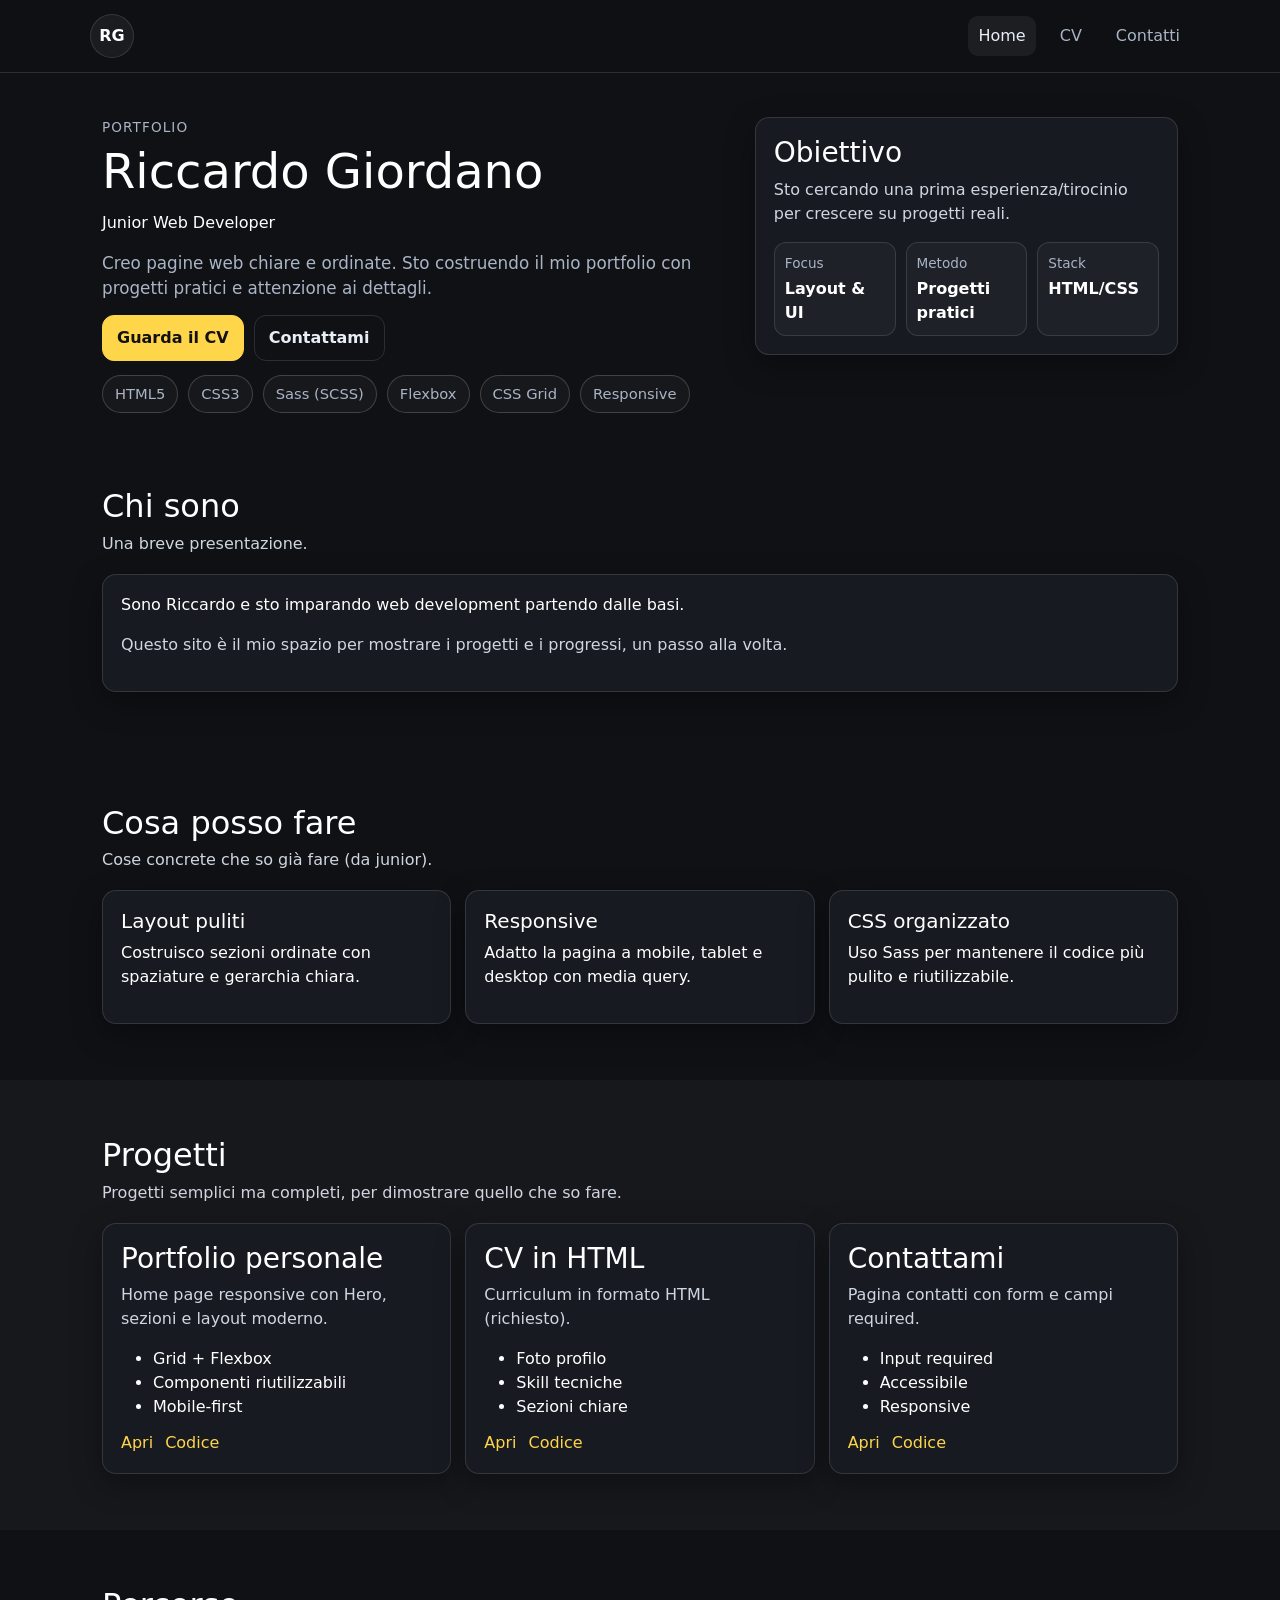
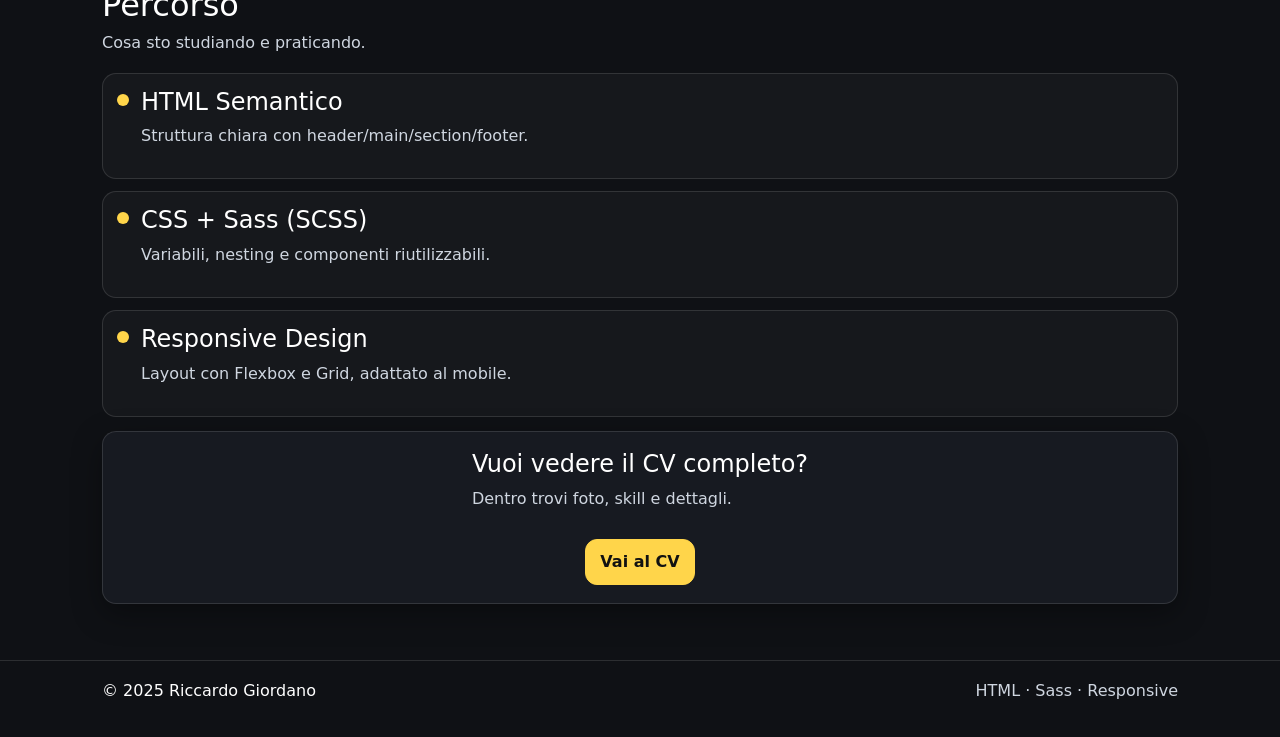
<file: index.html>
<!doctype html>
<html lang="it">
<head>
  <meta charset="utf-8" />
  <meta name="viewport" content="width=device-width, initial-scale=1" />
  <title>Riccardo Giordano | Portfolio</title>
  <meta name="description" content="Portfolio di Riccardo Giordano, Junior Web Developer. HTML, CSS, Sass, Flexbox, Grid." />

  <link rel="icon" href="favicon.ico">
  <link rel="stylesheet" href="https://cdn.jsdelivr.net/npm/bootstrap@5.3.3/dist/css/bootstrap.min.css">
  <link rel="stylesheet" href="style.css" />
</head>

<body>
  <a class="skip-link" href="#contenuto">Salta al contenuto</a>

  <header class="site-header">
    <div class="container header-inner">
      <a class="logo" href="index.html" aria-label="Home">
        <span class="logo-badge">RG</span>
      </a>

      <nav class="nav" aria-label="Navigazione principale">
        <a class="nav-link is-active" href="index.html">Home</a>
        <a class="nav-link" href="cv.html">CV</a>
        <a class="nav-link" href="contatti.html">Contatti</a>
      </nav>
    </div>
  </header>

  <main id="contenuto">
    <section class="hero">
      <div class="container hero-grid">
        <div class="hero-text">
          <p class="eyebrow">Portfolio</p>
          <h1 class="hero-name">Riccardo Giordano</h1>
<p class="hero-role">Junior Web Developer</p>
          <p class="lead">
  Creo pagine web chiare e ordinate. Sto costruendo il mio portfolio con progetti pratici e attenzione ai dettagli.
</p>

          <div class="hero-actions">
            <a class="btn btn-primary-custom" href="cv.html">Guarda il CV</a>
            <a class="btn btn-outline-custom" href="contatti.html">Contattami</a>
          </div>

          <ul class="chips" aria-label="Tecnologie principali">
            <li class="chip">HTML5</li>
            <li class="chip">CSS3</li>
            <li class="chip">Sass (SCSS)</li>
            <li class="chip">Flexbox</li>
            <li class="chip">CSS Grid</li>
            <li class="chip">Responsive</li>
          </ul>
        </div>

        <div class="hero-card">
          <h2 class="h3">Obiettivo</h2>
          <p class="muted">
            Sto cercando una prima esperienza/tirocinio per crescere su progetti reali.
          </p>
          <div class="mini-stats">
            <div class="mini-stat">
              <span class="mini-title">Focus</span>
              <span class="mini-value">Layout & UI</span>
            </div>
            <div class="mini-stat">
              <span class="mini-title">Metodo</span>
              <span class="mini-value">Progetti pratici</span>
            </div>
            <div class="mini-stat">
              <span class="mini-title">Stack</span>
              <span class="mini-value">HTML/CSS</span>
            </div>
          </div>
        </div>
      </div>
    </section>

    <section class="section">
      <div class="container">
        <div class="section-head">
          <h2>Chi sono</h2>
          <p class="muted">Una breve presentazione.</p>
        </div>

       <div class="card">
  <p>
    Sono Riccardo e sto imparando web development partendo dalle basi.
  </p>
  <p class="muted">
    Questo sito è il mio spazio per mostrare i progetti e i progressi, un passo alla volta.
  </p>
</div>
        </div>
      </div>
    </section>

    <section class="section">
  <div class="container">
    <div class="section-head">
      <h2>Cosa posso fare</h2>
      <p class="muted">Cose concrete che so già fare (da junior).</p>
    </div>

    <div class="grid-cards">
      <div class="card">
        <h3 class="h5">Layout puliti</h3>
        <p>Costruisco sezioni ordinate con spaziature e gerarchia chiara.</p>
      </div>

      <div class="card">
        <h3 class="h5">Responsive</h3>
        <p>Adatto la pagina a mobile, tablet e desktop con media query.</p>
      </div>

      <div class="card">
        <h3 class="h5">CSS organizzato</h3>
        <p>Uso Sass per mantenere il codice più pulito e riutilizzabile.</p>
  </div>
  </div>
  </div>
  </section>

    <section class="section section-alt">
      <div class="container">
        <div class="section-head">
          <h2>Progetti</h2>
          <p class="muted">Progetti semplici ma completi, per dimostrare quello che so fare.</p>
        </div>

        <div class="grid-cards">
          <article class="project">
            <h3>Portfolio personale</h3>
            <p class="muted">Home page responsive con Hero, sezioni e layout moderno.</p>
            <ul class="list">
              <li>Grid + Flexbox</li>
              <li>Componenti riutilizzabili</li>
              <li>Mobile-first</li>
            </ul>
            <div class="project-actions">
              <a class="link" href="index.html">Apri</a>
              <a class="link" href="#" aria-label="Aggiungi qui il link GitHub">Codice</a>
            </div>
          </article>

          <article class="project">
            <h3>CV in HTML</h3>
            <p class="muted">Curriculum in formato HTML (richiesto).</p>
            <ul class="list">
              <li>Foto profilo</li>
              <li>Skill tecniche</li>
              <li>Sezioni chiare</li>
            </ul>
            <div class="project-actions">
              <a class="link" href="cv.html">Apri</a>
              <a class="link" href="#" aria-label="Aggiungi qui il link GitHub">Codice</a>
            </div>
          </article>

          <article class="project">
            <h3>Contattami</h3>
            <p class="muted">Pagina contatti con form e campi required.</p>
            <ul class="list">
              <li>Input required</li>
              <li>Accessibile</li>
              <li>Responsive</li>
            </ul>
            <div class="project-actions">
              <a class="link" href="contatti.html">Apri</a>
              <a class="link" href="#" aria-label="Aggiungi qui il link GitHub">Codice</a>
            </div>
          </article>
        </div>
      </div>
    </section>

    <section class="section">
      <div class="container">
        <div class="section-head">
          <h2>Percorso</h2>
          <p class="muted">Cosa sto studiando e praticando.</p>
        </div>

        <div class="timeline">
          <div class="step">
            <span class="dot" aria-hidden="true"></span>
            <div>
              <h3 class="h4">HTML Semantico</h3>
              <p class="muted">Struttura chiara con header/main/section/footer.</p>
            </div>
          </div>

          <div class="step">
            <span class="dot" aria-hidden="true"></span>
            <div>
              <h3 class="h4">CSS + Sass (SCSS)</h3>
              <p class="muted">Variabili, nesting e componenti riutilizzabili.</p>
            </div>
          </div>

          <div class="step">
            <span class="dot" aria-hidden="true"></span>
            <div>
              <h3 class="h4">Responsive Design</h3>
              <p class="muted">Layout con Flexbox e Grid, adattato al mobile.</p>
            </div>
          </div>
        </div>

        <div class="cta card">
          <div>
            <h3 class="h4">Vuoi vedere il CV completo?</h3>
            <p class="muted">Dentro trovi foto, skill e dettagli.</p>
          </div>
          <a class="btn btn-primary-custom" href="cv.html">Vai al CV</a>
        </div>
      </div>
    </section>
  </main>

  <footer class="site-footer">
    <div class="container footer-inner">
      <p>© 2025 Riccardo Giordano</p>
      <p class="muted">HTML · Sass · Responsive</p>
  </div>
  </footer>
  </body>
  </html>
</file>
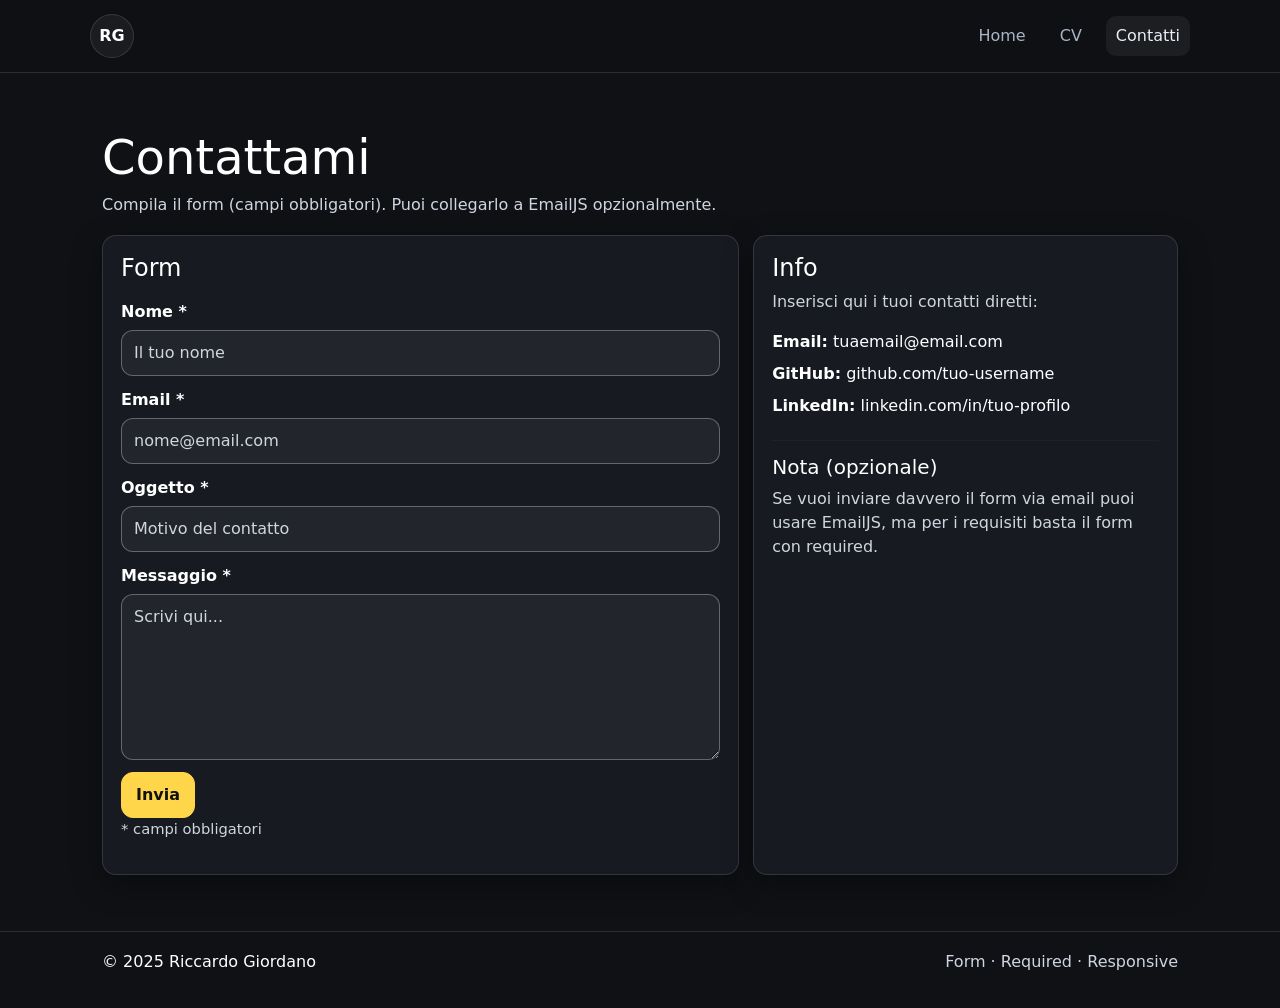
<file: contatti.html>
<!doctype html>
<html lang="it">
<head>
  <meta charset="utf-8" />
  <meta name="viewport" content="width=device-width, initial-scale=1" />
  <title>Riccardo Giordano | Contatti</title>

  <link rel="icon" href="favicon.ico">
  <link rel="stylesheet" href="https://cdn.jsdelivr.net/npm/bootstrap@5.3.3/dist/css/bootstrap.min.css">
  <link rel="stylesheet" href="style.css" />
</head>

<body>
  <header class="site-header">
    <div class="container header-inner">
      <a class="logo" href="index.html" aria-label="Home">
        <span class="logo-badge">RG</span>
      </a>

      <nav class="nav" aria-label="Navigazione principale">
        <a class="nav-link" href="index.html">Home</a>
        <a class="nav-link" href="cv.html">CV</a>
        <a class="nav-link is-active" href="contatti.html">Contatti</a>
      </nav>
    </div>
  </header>

  <main class="section">
    <div class="container">
      <div class="section-head">
        <h1>Contattami</h1>
        <p class="muted">Compila il form (campi obbligatori). Puoi collegarlo a EmailJS opzionalmente.</p>
      </div>

      <div class="contact-grid">
        <section class="card">
          <h2 class="h4">Form</h2>

          <form class="form" action="#" method="post">
            <div class="field">
              <label for="nome">Nome *</label>
              <input id="nome" name="nome" type="text" required placeholder="Il tuo nome" />
            </div>

            <div class="field">
              <label for="email">Email *</label>
              <input id="email" name="email" type="email" required placeholder="nome@email.com" />
            </div>

            <div class="field">
              <label for="oggetto">Oggetto *</label>
              <input id="oggetto" name="oggetto" type="text" required placeholder="Motivo del contatto" />
            </div>

            <div class="field">
              <label for="messaggio">Messaggio *</label>
              <textarea id="messaggio" name="messaggio" required rows="6" placeholder="Scrivi qui..."></textarea>
            </div>

            <button class="btn btn-primary-custom" type="submit">Invia</button>
            <p class="muted small">* campi obbligatori</p>
          </form>
        </section>

        <aside class="card">
          <h2 class="h4">Info</h2>
          <p class="muted">Inserisci qui i tuoi contatti diretti:</p>
          <ul class="plain">
            <li><strong>Email:</strong> tuaemail@email.com</li>
            <li><strong>GitHub:</strong> github.com/tuo-username</li>
            <li><strong>LinkedIn:</strong> linkedin.com/in/tuo-profilo</li>
          </ul>

          <hr class="divider">

          <h3 class="h5">Nota (opzionale)</h3>
          <p class="muted">
            Se vuoi inviare davvero il form via email puoi usare EmailJS,
            ma per i requisiti basta il form con required.
          </p>
        </aside>
      </div>
    </div>
  </main>

  <footer class="site-footer">
    <div class="container footer-inner">
      <p>© 2025 Riccardo Giordano</p>
      <p class="muted">Form · Required · Responsive</p>
    </div>
    </footer>
    </body>
    </html>
</file>
<file: style.css>
* {
  box-sizing: border-box;
}

html {
  scroll-behavior: smooth;
}

body {
  margin: 0;
  font-family: system-ui, -apple-system, Segoe UI, Roboto, Arial, sans-serif;
  background: #0f1115;
  color: #e9eef6;
}

img {
  max-width: 100%;
  height: auto;
  display: block;
}

.container {
  width: min(1100px, 92%);
  margin: 0 auto;
}

.skip-link {
  position: absolute;
  left: -999px;
  top: 10px;
  background: #ffd54a;
  color: #111;
  padding: 8px 12px;
  border-radius: 10px;
  text-decoration: none;
}
.skip-link:focus {
  left: 10px;
}

.section {
  padding: 56px 0;
}

.section-alt {
  background: rgba(255, 255, 255, 0.03);
}

.section-head {
  margin-bottom: 18px;
}
.section-head h1, .section-head h2 {
  margin: 0 0 6px;
}

.muted {
  color: #aab4c5;
}

.small {
  font-size: 0.92rem;
}

.card, .project, .hero-card {
  background: #171a21;
  border: 1px solid rgba(255, 255, 255, 0.12);
  border-radius: 14px;
  padding: 18px;
  box-shadow: 0 10px 30px rgba(0, 0, 0, 0.35);
}

.site-header {
  border-bottom: 1px solid rgba(255, 255, 255, 0.12);
  background: rgba(15, 17, 21, 0.85);
  -webkit-backdrop-filter: blur(10px);
          backdrop-filter: blur(10px);
}

.header-inner {
  display: flex;
  align-items: center;
  justify-content: space-between;
  padding: 14px 0;
}

.logo {
  text-decoration: none;
  color: #e9eef6;
}

.logo-badge {
  display: inline-flex;
  width: 44px;
  height: 44px;
  align-items: center;
  justify-content: center;
  border-radius: 50%;
  border: 1px solid rgba(255, 255, 255, 0.12);
  background: rgba(255, 255, 255, 0.05);
  font-weight: 700;
}

.nav {
  display: flex;
  gap: 14px;
}

.nav-link {
  color: #aab4c5;
  text-decoration: none;
  padding: 8px 10px;
  border-radius: 10px;
}
.nav-link:hover {
  background: rgba(255, 255, 255, 0.06);
  color: #e9eef6;
}

.is-active {
  color: #e9eef6;
  background: rgba(255, 255, 255, 0.06);
}

@media (max-width: 768px) {
  .site-header {
    position: sticky;
    top: 0;
    z-index: 50;
  }
}
.btn {
  display: inline-flex;
  align-items: center;
  justify-content: center;
  gap: 8px;
  padding: 10px 14px;
  border-radius: 12px;
  text-decoration: none;
  font-weight: 600;
  border: 1px solid transparent;
}

.btn-primary-custom {
  background: #ffd54a;
  color: #111;
  border-color: #ffd54a;
}
.btn-primary-custom:hover {
  filter: brightness(0.95);
}

.btn-outline-custom {
  background: transparent;
  color: #e9eef6;
  border-color: rgba(255, 255, 255, 0.12);
}
.btn-outline-custom:hover {
  background: rgba(255, 255, 255, 0.06);
}

.hero {
  padding: 44px 0 18px;
}

.hero-grid {
  display: grid;
  gap: 18px;
  grid-template-columns: 1.2fr 0.8fr;
  align-items: start;
}

.eyebrow {
  color: #aab4c5;
  margin: 0 0 6px;
  letter-spacing: 0.08em;
  text-transform: uppercase;
  font-size: 0.85rem;
}

h1 {
  margin: 0 0 10px;
  font-size: clamp(2rem, 5vw, 3rem);
}

.lead {
  color: #aab4c5;
  font-size: 1.05rem;
  margin: 0 0 14px;
}

.hero-actions {
  display: flex;
  gap: 10px;
  flex-wrap: wrap;
  margin-bottom: 14px;
}

.mini-stats {
  margin-top: 14px;
  display: grid;
  gap: 10px;
  grid-template-columns: repeat(3, 1fr);
}

.mini-stat {
  border: 1px solid rgba(255, 255, 255, 0.12);
  border-radius: 12px;
  padding: 10px;
  background: rgba(255, 255, 255, 0.03);
}

.mini-title {
  display: block;
  color: #aab4c5;
  font-size: 0.85rem;
}

.mini-value {
  display: block;
  margin-top: 4px;
  font-weight: 700;
}

.chips {
  list-style: none;
  padding: 0;
  margin: 0;
  display: flex;
  gap: 8px;
  flex-wrap: wrap;
}

.chip {
  border: 1px solid rgba(255, 255, 255, 0.12);
  padding: 6px 10px;
  border-radius: 999px;
  color: #aab4c5;
  background: rgba(255, 255, 255, 0.03);
}

.grid-cards {
  display: grid;
  gap: 14px;
  grid-template-columns: repeat(3, 1fr);
}

.project h3 {
  margin-top: 0;
}

.list {
  margin: 10px 0 0;
  color: #aab4c5;
}

.project-actions {
  margin-top: 12px;
  display: flex;
  gap: 12px;
}

.link {
  color: #ffd54a;
  text-decoration: none;
}
.link:hover {
  text-decoration: underline;
}

.timeline {
  display: flex;
  flex-direction: column;
  gap: 12px;
}

.step {
  display: flex;
  gap: 12px;
  align-items: flex-start;
  padding: 14px;
  border: 1px solid rgba(255, 255, 255, 0.12);
  border-radius: 14px;
  background: rgba(255, 255, 255, 0.03);
}

.dot {
  width: 12px;
  height: 12px;
  border-radius: 50%;
  background: #ffd54a;
  margin-top: 6px;
}

.cta {
  margin-top: 14px;
  display: flex;
  align-items: center;
  justify-content: space-between;
  gap: 12px;
}

.cv-grid {
  display: grid;
  gap: 14px;
  grid-template-columns: 320px 1fr;
  align-items: start;
}

.cv-photo {
  width: 100%;
  aspect-ratio: 1/1;
  -o-object-fit: cover;
     object-fit: cover;
  border-radius: 16px;
  border: 1px solid rgba(255, 255, 255, 0.12);
  margin-bottom: 12px;
}

.divider {
  border: 0;
  border-top: 1px solid rgba(255, 255, 255, 0.12);
  margin: 14px 0;
}

.plain {
  list-style: none;
  padding: 0;
  margin: 0;
  color: #aab4c5;
}

.plain li {
  margin-bottom: 8px;
}

.skills {
  margin: 10px 0 0;
  color: #aab4c5;
}

.cv-actions {
  margin-top: 12px;
  display: flex;
  gap: 10px;
  flex-wrap: wrap;
}

.contact-grid {
  display: grid;
  gap: 14px;
  grid-template-columns: 1.2fr 0.8fr;
}

.form {
  margin-top: 10px;
}

.field {
  display: flex;
  flex-direction: column;
  gap: 6px;
  margin-bottom: 12px;
}

label {
  font-weight: 600;
}

input, textarea {
  border: 1px solid rgba(255, 255, 255, 0.12);
  border-radius: 12px;
  padding: 10px 12px;
  background: rgba(255, 255, 255, 0.03);
  color: #e9eef6;
  outline: none;
}
input:focus, textarea:focus {
  border-color: rgba(255, 213, 74, 0.55);
}

.site-footer {
  border-top: 1px solid rgba(255, 255, 255, 0.12);
  padding: 18px 0;
}

.footer-inner {
  display: flex;
  justify-content: space-between;
  gap: 10px;
  flex-wrap: wrap;
  color: #aab4c5;
}

@media (max-width: 992px) {
  .grid-cards {
    grid-template-columns: repeat(2, 1fr);
  }
  .hero-grid {
    grid-template-columns: 1fr;
  }
  .cv-grid {
    grid-template-columns: 1fr;
  }
  .contact-grid {
    grid-template-columns: 1fr;
  }
}
@media (max-width: 520px) {
  .grid-cards {
    grid-template-columns: 1fr;
  }
  .mini-stats {
    grid-template-columns: 1fr;
  }
  .cta {
    flex-direction: column;
    align-items: flex-start;
  }
}
p,
li,
.card p,
.hero-card p,
.project p,
.project li,
.cv-main p,
.cv-main li {
  color: #ffffff;
}

.muted {
  color: #aab4c5 !important;
}

body,
p,
li,
span,
small,
label,
strong {
  color: #ffffff;
}

h1, h2, h3, h4, h5 {
  color: #ffffff;
}

.muted {
  color: #cfd6e0 !important;
}

/* Card (CV + Contatti) */
.card, .hero-card, .project,
.card p,
.hero-card p,
.project p,
.card li,
.hero-card li,
.project li {
  color: #ffffff;
}

form label {
  color: #ffffff;
}

input,textarea {
  color: #ffffff;
  background-color: rgba(255, 255, 255, 0.05);
  border: 1px solid rgba(255, 255, 255, 0.3);
}


input::-moz-placeholder, textarea::-moz-placeholder {
  color: #cfd6e0;
  opacity: 1;
}
input::placeholder,
textarea::placeholder {
  color: #cfd6e0;
  opacity: 1;
}


input:focus,
textarea:focus {
  outline: none;
  border-color: #ffd54a;
}

a {
  color: #ffd54a;
}

a:hover {
  opacity: 0.85;
}

.chips {
  gap: 10px;
  margin-top: 12px;
}

.chip {
  padding: 7px 12px;
  font-size: 0.92rem;
  border-color: rgba(255, 255, 255, 0.18);
}
</file>
